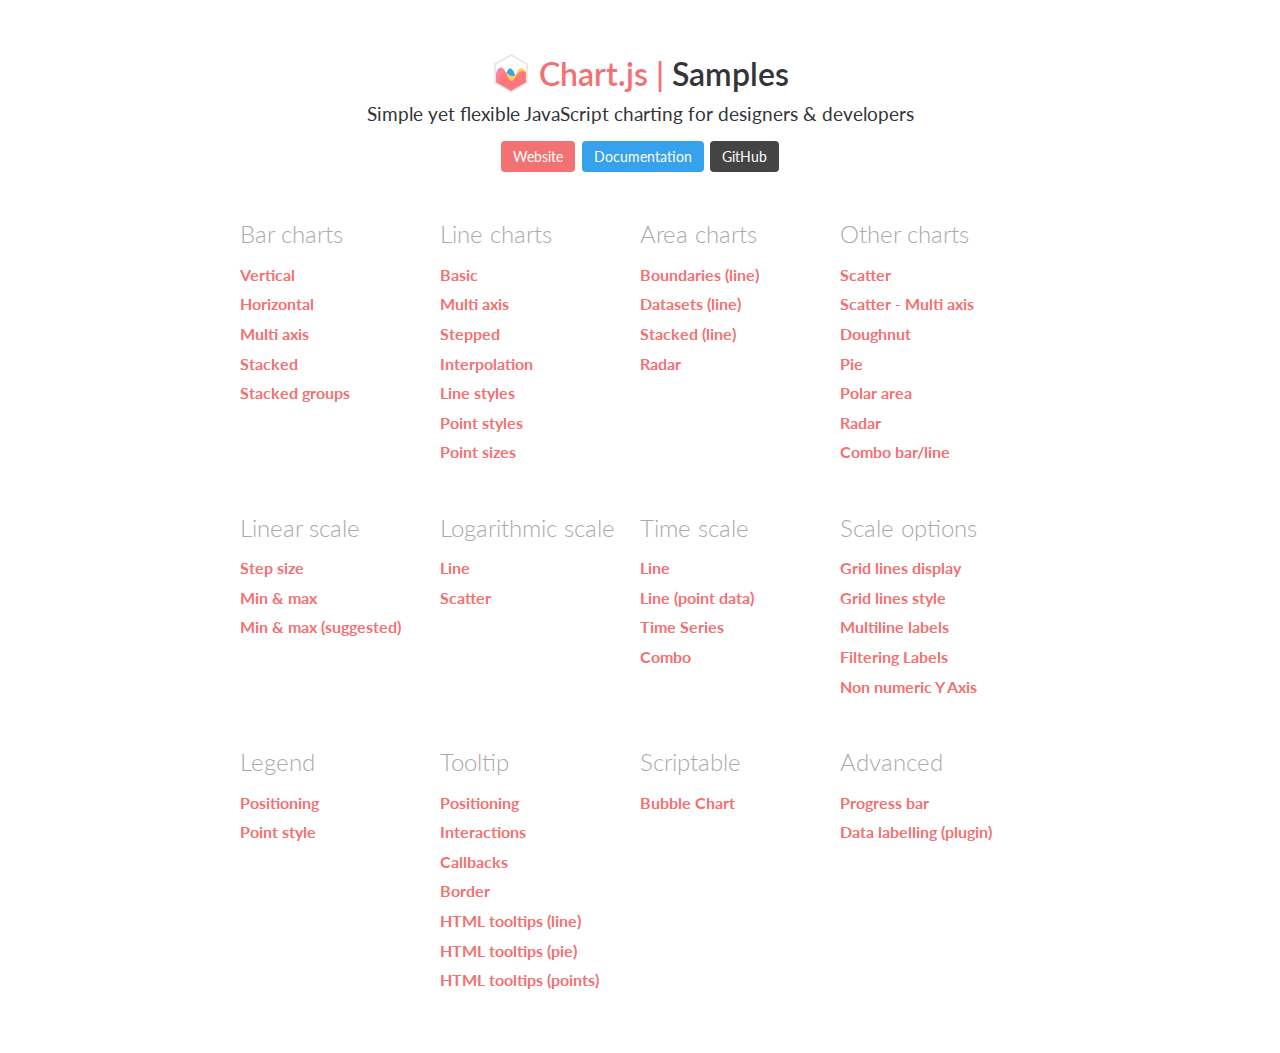
<file: Producto/SGO/SGO/bower_components/chart.js/samples/index.html>
<!DOCTYPE html>
<html lang="en-US">
<head>
	<meta charset="utf-8">
	<meta http-equiv="X-UA-Compatible" content="IE=Edge">
	<meta name="viewport" content="width=device-width, initial-scale=1">
	<link rel="stylesheet" type="text/css" href="style.css">
	<link rel="icon" href="favicon.ico">
	<script src="samples.js"></script>
	<script src="utils.js"></script>
	<title>Chart.js samples</title>
</head>
<body>
	<div class="content">
		<div class="header">
			<div class="chartjs-title">Samples</div>
			<div class="chartjs-caption">Simple yet flexible JavaScript charting for designers &amp; developers</div>
			<div class="chartjs-links">
				<a class="btn btn-chartjs" href="http://www.chartjs.org">Website</a>
				<a class="btn btn-docs" href="http://www.chartjs.org/docs">Documentation</a>
				<a class="btn btn-gh" href="https://github.com/chartjs/Chart.js">GitHub</a>
			</div>
		</div>

		<div id="categories" class="samples-categories"></div>
	</div>

	<script>
		function createCategory(item) {
			var el = document.createElement('div');
			el.className = 'samples-category';
			el.innerHTML =
				'<div class="title">' + item.title + '</div>' +
				'<div class="items"></div>';
			return el;
		}

		function createEntry(item) {
			var el = document.createElement('div');
			el.className = 'samples-entry';
			el.innerHTML = '<a class="title" href="' + item.path + '">' + item.title + '</a>';
			return el;
		}

		var categories = document.getElementById('categories');
		Samples.items.forEach(function(item) {
			var category = createCategory(item);
			var children = category.getElementsByClassName('items')[0];

			(item.items || []).forEach(function(item) {
				children.appendChild(createEntry(item));
			});

			categories.appendChild(category);
		});
	</script>
</body>
</html>
</file>
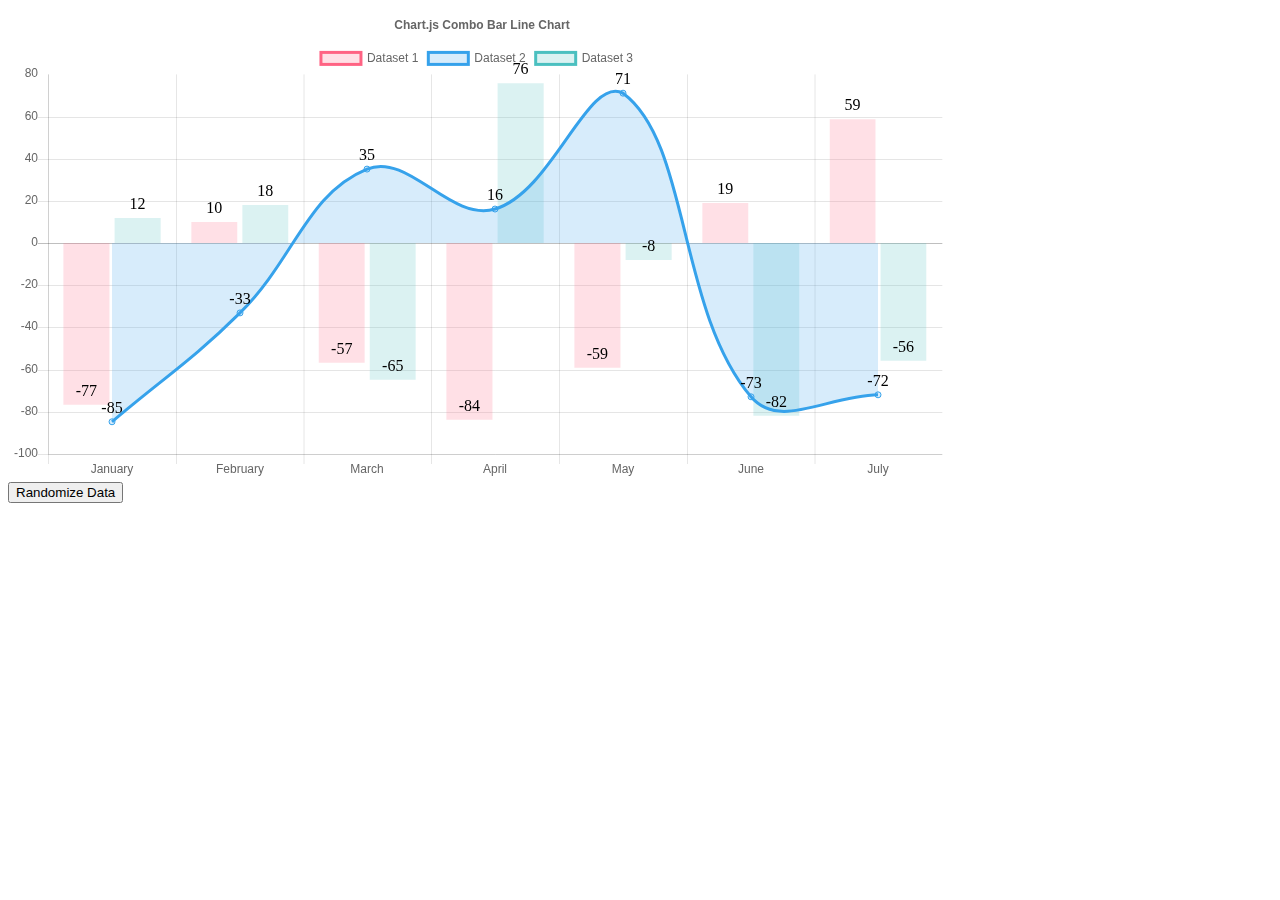
<file: Producto/SGO/SGO/bower_components/chart.js/samples/advanced/data-labelling.html>
<!doctype html>
<html>

<head>
    <title>Labelling Data Points</title>
    <script src="../../dist/Chart.bundle.js"></script>
    <script src="../utils.js"></script>
    <style>
    canvas {
        -moz-user-select: none;
        -webkit-user-select: none;
        -ms-user-select: none;
    }
    </style>
</head>

<body>
    <div style="width: 75%">
        <canvas id="canvas"></canvas>
    </div>
    <button id="randomizeData">Randomize Data</button>
    <script>
        var color = Chart.helpers.color;
        var barChartData = {
            labels: ["January", "February", "March", "April", "May", "June", "July"],
            datasets: [{
                type: 'bar',
                label: 'Dataset 1',
                backgroundColor: color(window.chartColors.red).alpha(0.2).rgbString(),
                borderColor: window.chartColors.red,
                data: [
                    randomScalingFactor(),
                    randomScalingFactor(),
                    randomScalingFactor(),
                    randomScalingFactor(),
                    randomScalingFactor(),
                    randomScalingFactor(),
                    randomScalingFactor()
                ]
            }, {
                type: 'line',
                label: 'Dataset 2',
                backgroundColor: color(window.chartColors.blue).alpha(0.2).rgbString(),
                borderColor: window.chartColors.blue,
                data: [
                    randomScalingFactor(),
                    randomScalingFactor(),
                    randomScalingFactor(),
                    randomScalingFactor(),
                    randomScalingFactor(),
                    randomScalingFactor(),
                    randomScalingFactor()
                ]
            }, {
                type: 'bar',
                label: 'Dataset 3',
                backgroundColor: color(window.chartColors.green).alpha(0.2).rgbString(),
                borderColor: window.chartColors.green,
                data: [
                    randomScalingFactor(),
                    randomScalingFactor(),
                    randomScalingFactor(),
                    randomScalingFactor(),
                    randomScalingFactor(),
                    randomScalingFactor(),
                    randomScalingFactor()
                ]
            }]
        };

        // Define a plugin to provide data labels
        Chart.plugins.register({
            afterDatasetsDraw: function(chart, easing) {
                // To only draw at the end of animation, check for easing === 1
                var ctx = chart.ctx;

                chart.data.datasets.forEach(function (dataset, i) {
                    var meta = chart.getDatasetMeta(i);
                    if (!meta.hidden) {
                        meta.data.forEach(function(element, index) {
                            // Draw the text in black, with the specified font
                            ctx.fillStyle = 'rgb(0, 0, 0)';

                            var fontSize = 16;
                            var fontStyle = 'normal';
                            var fontFamily = 'Helvetica Neue';
                            ctx.font = Chart.helpers.fontString(fontSize, fontStyle, fontFamily);

                            // Just naively convert to string for now
                            var dataString = dataset.data[index].toString();

                            // Make sure alignment settings are correct
                            ctx.textAlign = 'center';
                            ctx.textBaseline = 'middle';

                            var padding = 5;
                            var position = element.tooltipPosition();
                            ctx.fillText(dataString, position.x, position.y - (fontSize / 2) - padding);
                        });
                    }
                });
            }
        });

        window.onload = function() {
            var ctx = document.getElementById("canvas").getContext("2d");
            window.myBar = new Chart(ctx, {
                type: 'bar',
                data: barChartData,
                options: {
                    responsive: true,
                    title: {
                        display: true,
                        text: 'Chart.js Combo Bar Line Chart'
                    },
                }
            });
        };

        document.getElementById('randomizeData').addEventListener('click', function() {
            barChartData.datasets.forEach(function(dataset) {
                dataset.data = dataset.data.map(function() {
                    return randomScalingFactor();
                })
            });
            window.myBar.update();
        });
    </script>
</body>

</html>
</file>
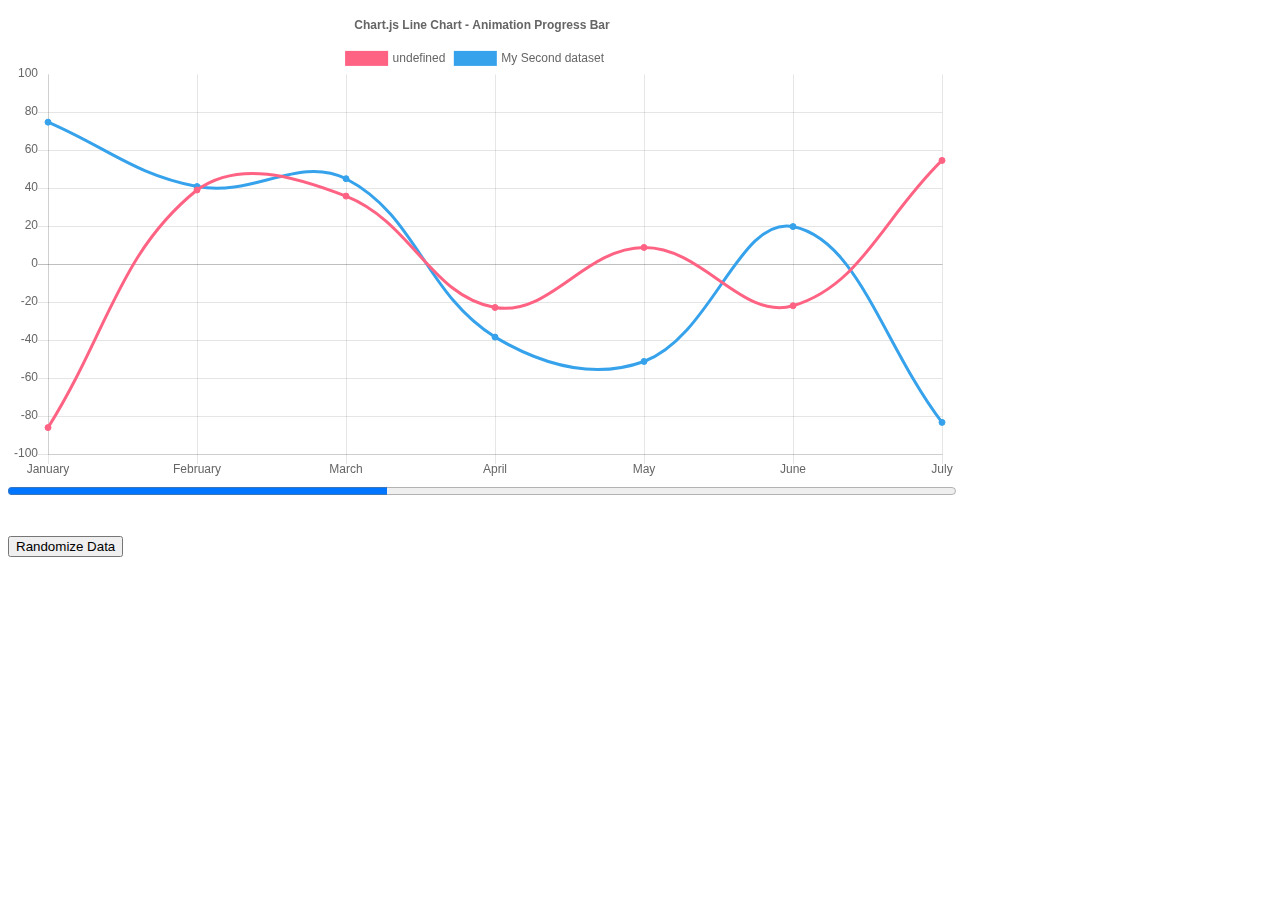
<file: Producto/SGO/SGO/bower_components/chart.js/samples/advanced/progress-bar.html>
<!doctype html>
<html>
<head>
	<title> Animation Callbacks </title>
    <script src="../../dist/Chart.bundle.js"></script>
    <script src="../utils.js"></script>
    <style>
    canvas {
        -moz-user-select: none;
        -webkit-user-select: none;
        -ms-user-select: none;
    }
    </style>
</head>

<body>
    <div style="width: 75%;">
        <canvas id="canvas"></canvas>
        <progress id="animationProgress" max="1" value="0" style="width: 100%"></progress>
    </div>
    <br>
    <br>
    <button id="randomizeData">Randomize Data</button>
    <script>
        var MONTHS = ["January", "February", "March", "April", "May", "June", "July", "August", "September", "October", "November", "December"];
        var progress = document.getElementById('animationProgress');
        var config = {
            type: 'line',
            data: {
                labels: ["January", "February", "March", "April", "May", "June", "July"],
                datasets: [{
                    fill: false,
                    borderColor: window.chartColors.red,
                    backgroundColor: window.chartColors.red,
                    data: [
                        randomScalingFactor(),
                        randomScalingFactor(),
                        randomScalingFactor(),
                        randomScalingFactor(),
                        randomScalingFactor(),
                        randomScalingFactor(),
                        randomScalingFactor()
                    ]
                }, {
                    label: "My Second dataset ",
                    fill: false,
                    borderColor: window.chartColors.blue,
                    backgroundColor: window.chartColors.blue,
                    data: [
                        randomScalingFactor(),
                        randomScalingFactor(),
                        randomScalingFactor(),
                        randomScalingFactor(),
                        randomScalingFactor(),
                        randomScalingFactor(),
                        randomScalingFactor()
                    ]
                }]
            },
            options: {
                title:{
                    display:true,
                    text: "Chart.js Line Chart - Animation Progress Bar"
                },
                animation: {
                    duration: 2000,
                    onProgress: function(animation) {
                        progress.value = animation.currentStep / animation.numSteps;
                    },
                    onComplete: function(animation) {
                        window.setTimeout(function() {
                            progress.value = 0;
                        }, 2000);
                    }
                }
            }
        };

        window.onload = function() {
            var ctx = document.getElementById("canvas").getContext("2d");
            window.myLine = new Chart(ctx, config);
        };

        document.getElementById('randomizeData').addEventListener('click', function() {
            config.data.datasets.forEach(function(dataset) {
                dataset.data = dataset.data.map(function() {
                    return randomScalingFactor();
                });
            });

            window.myLine.update();
        });
    </script>
</body>

</html>
</file>
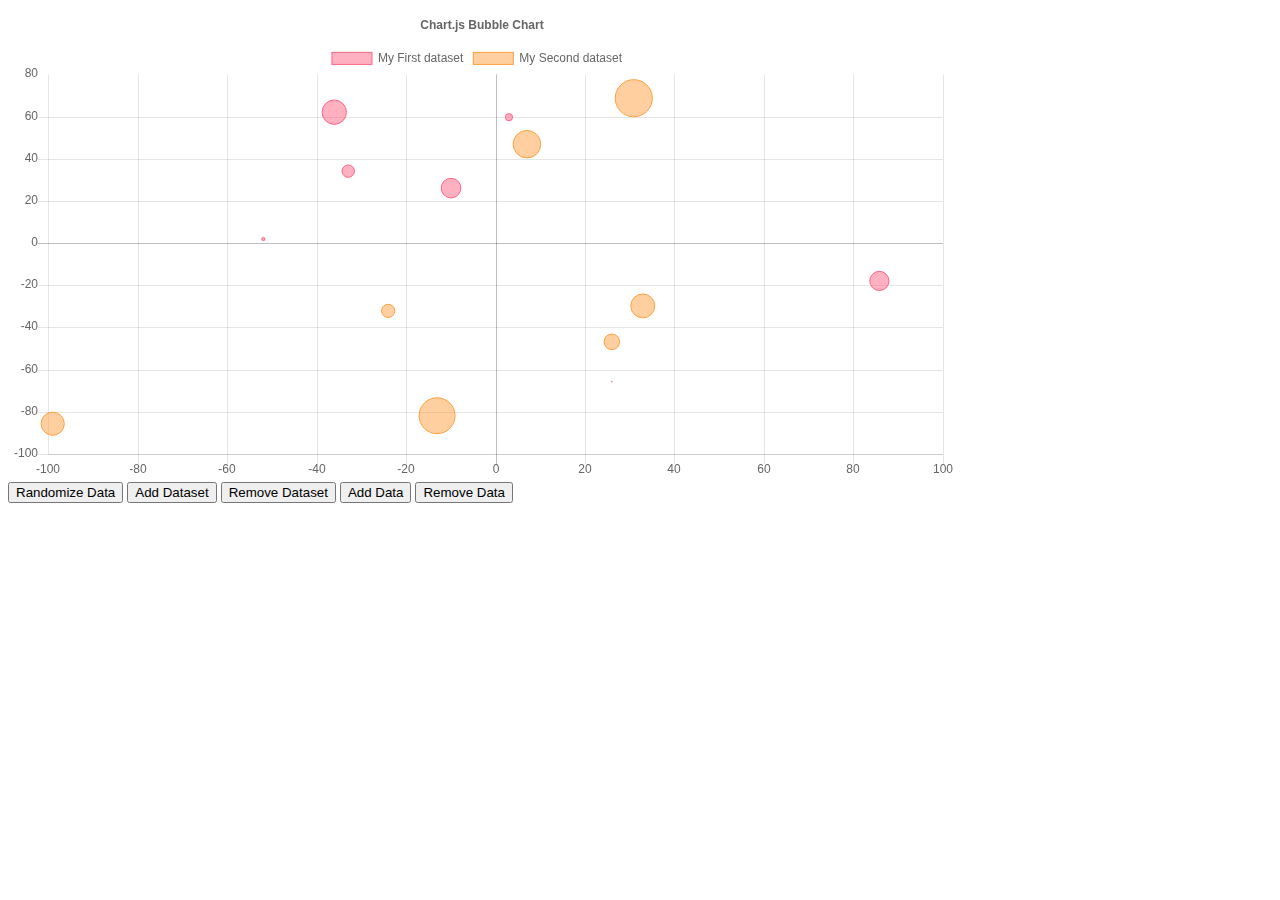
<file: Producto/SGO/SGO/bower_components/chart.js/samples/charts/bubble.html>
<!doctype html>
<html>

<head>
    <title>Bubble Chart</title>
    <script src="../../dist/Chart.bundle.js"></script>
    <script src="../utils.js"></script>
    <style type="text/css">
    canvas{
        -moz-user-select: none;
        -webkit-user-select: none;
        -ms-user-select: none;
    }
    </style>
</head>

<body>
    <div id="container" style="width: 75%;">
        <canvas id="canvas"></canvas>
    </div>
    <button id="randomizeData">Randomize Data</button>
    <button id="addDataset">Add Dataset</button>
    <button id="removeDataset">Remove Dataset</button>
    <button id="addData">Add Data</button>
    <button id="removeData">Remove Data</button>
    <script>
        var DEFAULT_DATASET_SIZE = 7;

        var addedCount = 0;
        var color = Chart.helpers.color;
        var bubbleChartData = {
            animation: {
                duration: 10000
            },
            datasets: [{
                label: "My First dataset",
                backgroundColor: color(window.chartColors.red).alpha(0.5).rgbString(),
                borderColor: window.chartColors.red,
                borderWidth: 1,
                data: [{
                    x: randomScalingFactor(),
                    y: randomScalingFactor(),
                    r: Math.abs(randomScalingFactor()) / 5,
                }, {
                    x: randomScalingFactor(),
                    y: randomScalingFactor(),
                    r: Math.abs(randomScalingFactor()) / 5,
                }, {
                    x: randomScalingFactor(),
                    y: randomScalingFactor(),
                    r: Math.abs(randomScalingFactor()) / 5,
                }, {
                    x: randomScalingFactor(),
                    y: randomScalingFactor(),
                    r: Math.abs(randomScalingFactor()) / 5,
                }, {
                    x: randomScalingFactor(),
                    y: randomScalingFactor(),
                    r: Math.abs(randomScalingFactor()) / 5,
                }, {
                    x: randomScalingFactor(),
                    y: randomScalingFactor(),
                    r: Math.abs(randomScalingFactor()) / 5,
                }, {
                    x: randomScalingFactor(),
                    y: randomScalingFactor(),
                    r: Math.abs(randomScalingFactor()) / 5,
                }]
            }, {
                label: "My Second dataset",
                backgroundColor: color(window.chartColors.orange).alpha(0.5).rgbString(),
                borderColor: window.chartColors.orange,
                borderWidth: 1,
                data: [{
                    x: randomScalingFactor(),
                    y: randomScalingFactor(),
                    r: Math.abs(randomScalingFactor()) / 5,
                }, {
                    x: randomScalingFactor(),
                    y: randomScalingFactor(),
                    r: Math.abs(randomScalingFactor()) / 5,
                }, {
                    x: randomScalingFactor(),
                    y: randomScalingFactor(),
                    r: Math.abs(randomScalingFactor()) / 5,
                }, {
                    x: randomScalingFactor(),
                    y: randomScalingFactor(),
                    r: Math.abs(randomScalingFactor()) / 5,
                }, {
                    x: randomScalingFactor(),
                    y: randomScalingFactor(),
                    r: Math.abs(randomScalingFactor()) / 5,
                }, {
                    x: randomScalingFactor(),
                    y: randomScalingFactor(),
                    r: Math.abs(randomScalingFactor()) / 5,
                }, {
                    x: randomScalingFactor(),
                    y: randomScalingFactor(),
                    r: Math.abs(randomScalingFactor()) / 5,
                }]
            }]
        };

        window.onload = function() {
            var ctx = document.getElementById("canvas").getContext("2d");
            window.myChart = new Chart(ctx, {
                type: 'bubble',
                data: bubbleChartData,
                options: {
                    responsive: true,
                    title:{
                        display:true,
                        text:'Chart.js Bubble Chart'
                    },
                    tooltips: {
                        mode: 'point'
                    }
                }
            });
        };

        document.getElementById('randomizeData').addEventListener('click', function() {
            bubbleChartData.datasets.forEach(function(dataset) {
                dataset.data = dataset.data.map(function() {
                    return {
                        x: randomScalingFactor(),
                        y: randomScalingFactor(),
                        r: Math.abs(randomScalingFactor()) / 5,
                    };
                });
            });
            window.myChart.update();
        });

        var colorNames = Object.keys(window.chartColors);
        document.getElementById('addDataset').addEventListener('click', function() {
            ++addedCount;
            var colorName = colorNames[bubbleChartData.datasets.length % colorNames.length];;
            var dsColor = window.chartColors[colorName];
            var newDataset = {
                label: "My added dataset " + addedCount,
                backgroundColor: color(dsColor).alpha(0.5).rgbString(),
                borderColor: dsColor,
                borderWidth: 1,
                data: []
            };

            for (var index = 0; index < DEFAULT_DATASET_SIZE; ++index) {
                newDataset.data.push({
                    x: randomScalingFactor(),
                    y: randomScalingFactor(),
                    r: Math.abs(randomScalingFactor()) / 5,
                });
            }

            bubbleChartData.datasets.push(newDataset);
            window.myChart.update();
        });

        document.getElementById('addData').addEventListener('click', function() {
            if (bubbleChartData.datasets.length > 0) {
                for (var index = 0; index < bubbleChartData.datasets.length; ++index) {
                    bubbleChartData.datasets[index].data.push({
                        x: randomScalingFactor(),
                        y: randomScalingFactor(),
                        r: Math.abs(randomScalingFactor()) / 5,
                    });
                }

                window.myChart.update();
            }
        });

        document.getElementById('removeDataset').addEventListener('click', function() {
            bubbleChartData.datasets.splice(0, 1);
            window.myChart.update();
        });

        document.getElementById('removeData').addEventListener('click', function() {
            bubbleChartData.datasets.forEach(function(dataset, datasetIndex) {
                dataset.data.pop();
            });

            window.myChart.update();
        });
    </script>
</body>

</html>
</file>
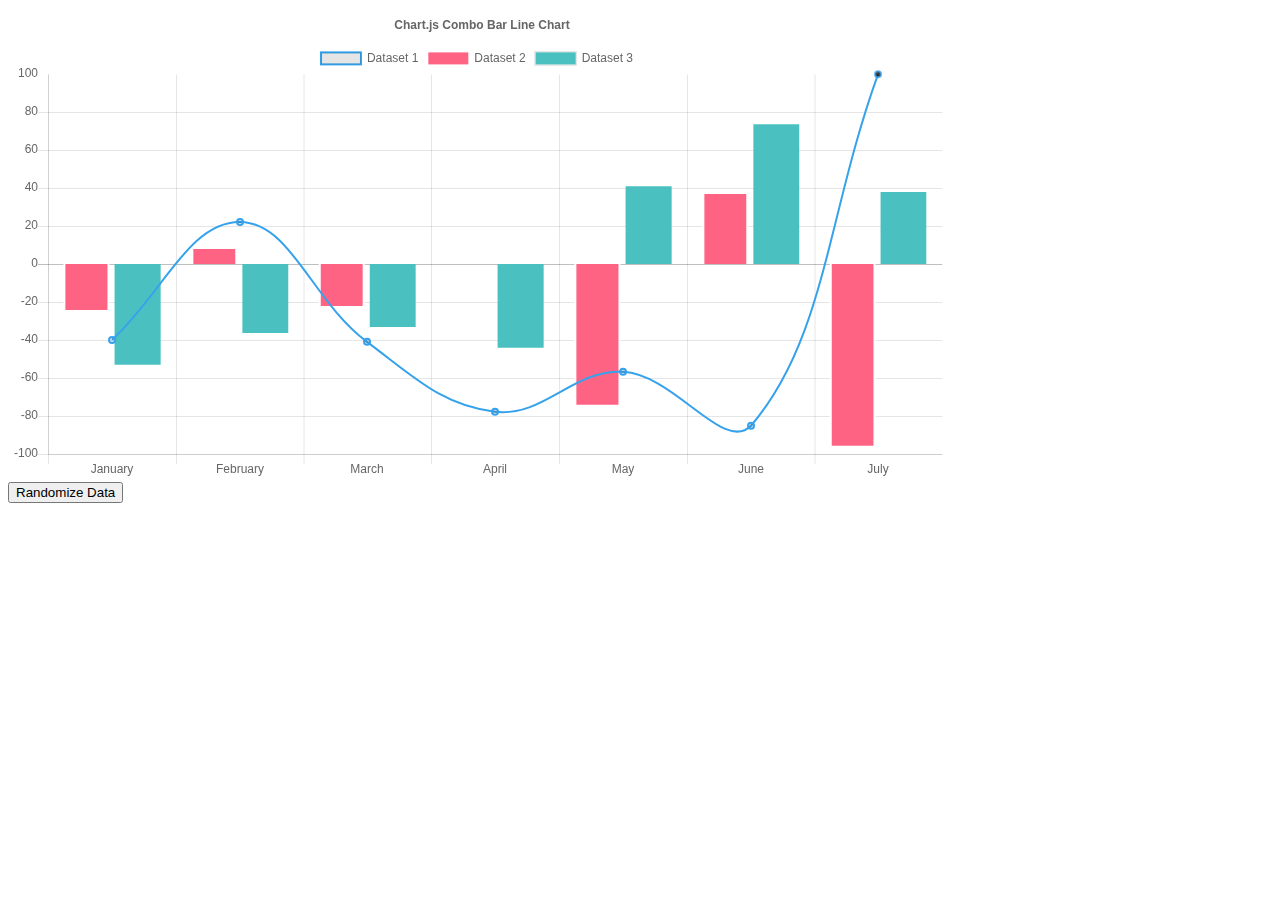
<file: Producto/SGO/SGO/bower_components/chart.js/samples/charts/combo-bar-line.html>
<!doctype html>
<html>

<head>
    <title>Combo Bar-Line Chart</title>
    <script src="../../dist/Chart.bundle.js"></script>
    <script src="../utils.js"></script>
    <style>
    canvas {
        -moz-user-select: none;
        -webkit-user-select: none;
        -ms-user-select: none;
    }
    </style>
</head>

<body>
    <div style="width: 75%">
        <canvas id="canvas"></canvas>
    </div>
    <button id="randomizeData">Randomize Data</button>
    <script>
        var chartData = {
            labels: ["January", "February", "March", "April", "May", "June", "July"],
            datasets: [{
                type: 'line',
                label: 'Dataset 1',
                borderColor: window.chartColors.blue,
                borderWidth: 2,
                fill: false,
                data: [
                    randomScalingFactor(),
                    randomScalingFactor(),
                    randomScalingFactor(),
                    randomScalingFactor(),
                    randomScalingFactor(),
                    randomScalingFactor(),
                    randomScalingFactor()
                ]
            }, {
                type: 'bar',
                label: 'Dataset 2',
                backgroundColor: window.chartColors.red,
                data: [
                    randomScalingFactor(),
                    randomScalingFactor(),
                    randomScalingFactor(),
                    randomScalingFactor(),
                    randomScalingFactor(),
                    randomScalingFactor(),
                    randomScalingFactor()
                ],
                borderColor: 'white',
                borderWidth: 2
            }, {
                type: 'bar',
                label: 'Dataset 3',
                backgroundColor: window.chartColors.green,
                data: [
                    randomScalingFactor(),
                    randomScalingFactor(),
                    randomScalingFactor(),
                    randomScalingFactor(),
                    randomScalingFactor(),
                    randomScalingFactor(),
                    randomScalingFactor()
                ]
            }]

        };
        window.onload = function() {
            var ctx = document.getElementById("canvas").getContext("2d");
            window.myMixedChart = new Chart(ctx, {
                type: 'bar',
                data: chartData,
                options: {
                    responsive: true,
                    title: {
                        display: true,
                        text: 'Chart.js Combo Bar Line Chart'
                    },
                    tooltips: {
                        mode: 'index',
                        intersect: true
                    }
                }
            });
        };

        document.getElementById('randomizeData').addEventListener('click', function() {
            chartData.datasets.forEach(function(dataset) {
                dataset.data = dataset.data.map(function() {
                    return randomScalingFactor();
                });
            });
            window.myMixedChart.update();
        });
    </script>
</body>

</html>
</file>
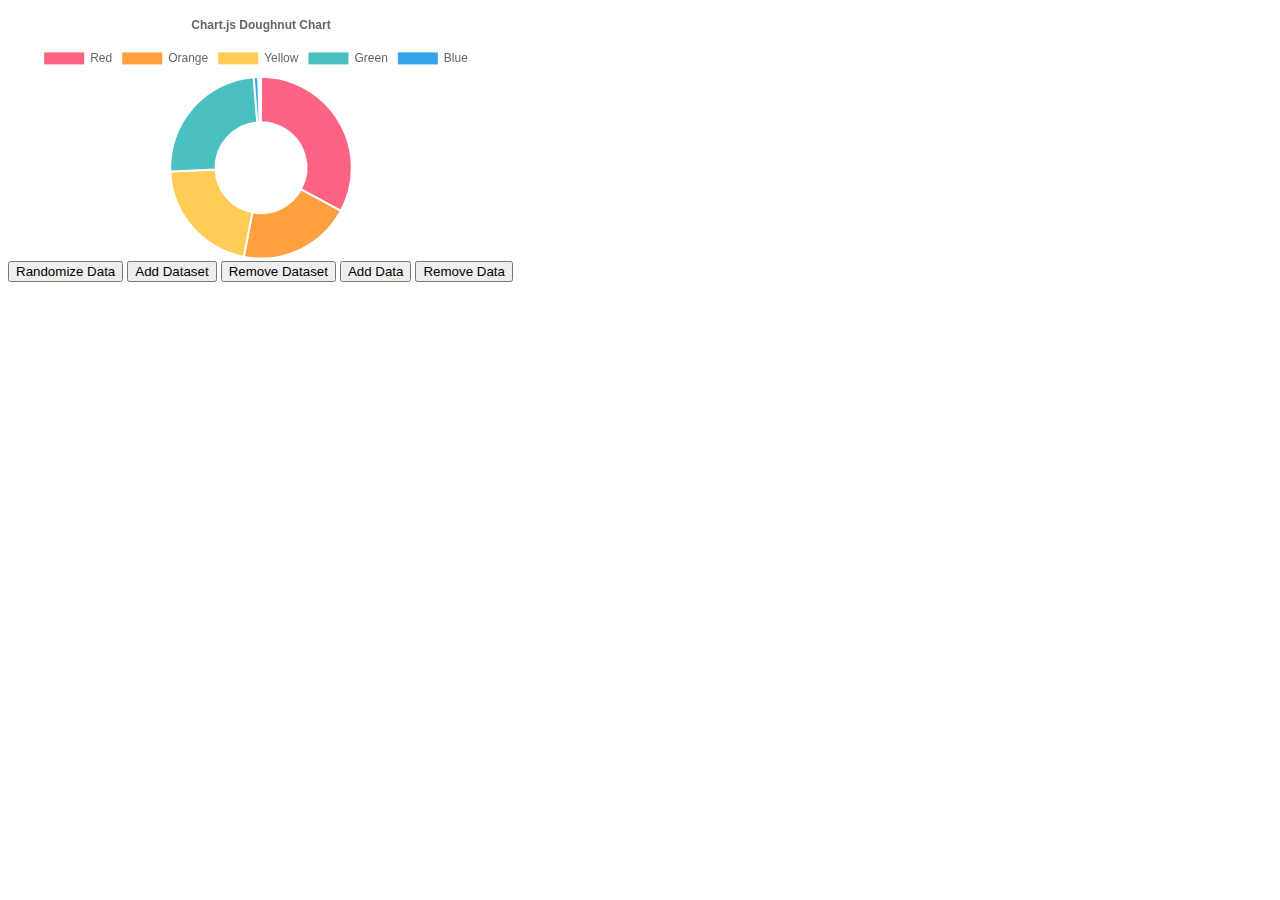
<file: Producto/SGO/SGO/bower_components/chart.js/samples/charts/doughnut.html>
<!doctype html>
<html>

<head>
    <title>Doughnut Chart</title>
    <script src="../../dist/Chart.bundle.js"></script>
    <script src="../utils.js"></script>
    <style>
    canvas {
        -moz-user-select: none;
        -webkit-user-select: none;
        -ms-user-select: none;
    }
    </style>
</head>

<body>
    <div id="canvas-holder" style="width:40%">
        <canvas id="chart-area" />
    </div>
    <button id="randomizeData">Randomize Data</button>
    <button id="addDataset">Add Dataset</button>
    <button id="removeDataset">Remove Dataset</button>
    <button id="addData">Add Data</button>
    <button id="removeData">Remove Data</button>
    <script>
    var randomScalingFactor = function() {
        return Math.round(Math.random() * 100);
    };

    var config = {
        type: 'doughnut',
        data: {
            datasets: [{
                data: [
                    randomScalingFactor(),
                    randomScalingFactor(),
                    randomScalingFactor(),
                    randomScalingFactor(),
                    randomScalingFactor(),
                ],
                backgroundColor: [
                    window.chartColors.red,
                    window.chartColors.orange,
                    window.chartColors.yellow,
                    window.chartColors.green,
                    window.chartColors.blue,
                ],
                label: 'Dataset 1'
            }],
            labels: [
                "Red",
                "Orange",
                "Yellow",
                "Green",
                "Blue"
            ]
        },
        options: {
            responsive: true,
            legend: {
                position: 'top',
            },
            title: {
                display: true,
                text: 'Chart.js Doughnut Chart'
            },
            animation: {
                animateScale: true,
                animateRotate: true
            }
        }
    };

    window.onload = function() {
        var ctx = document.getElementById("chart-area").getContext("2d");
        window.myDoughnut = new Chart(ctx, config);
    };

    document.getElementById('randomizeData').addEventListener('click', function() {
        config.data.datasets.forEach(function(dataset) {
            dataset.data = dataset.data.map(function() {
                return randomScalingFactor();
            });
        });

        window.myDoughnut.update();
    });

    var colorNames = Object.keys(window.chartColors);
    document.getElementById('addDataset').addEventListener('click', function() {
        var newDataset = {
            backgroundColor: [],
            data: [],
            label: 'New dataset ' + config.data.datasets.length,
        };

        for (var index = 0; index < config.data.labels.length; ++index) {
            newDataset.data.push(randomScalingFactor());

            var colorName = colorNames[index % colorNames.length];;
            var newColor = window.chartColors[colorName];
            newDataset.backgroundColor.push(newColor);
        }

        config.data.datasets.push(newDataset);
        window.myDoughnut.update();
    });

    document.getElementById('addData').addEventListener('click', function() {
        if (config.data.datasets.length > 0) {
            config.data.labels.push('data #' + config.data.labels.length);

            var colorName = colorNames[config.data.datasets[0].data.length % colorNames.length];;
            var newColor = window.chartColors[colorName];

            config.data.datasets.forEach(function(dataset) {
                dataset.data.push(randomScalingFactor());
                dataset.backgroundColor.push(newColor);
            });

            window.myDoughnut.update();
        }
    });

    document.getElementById('removeDataset').addEventListener('click', function() {
        config.data.datasets.splice(0, 1);
        window.myDoughnut.update();
    });

    document.getElementById('removeData').addEventListener('click', function() {
        config.data.labels.splice(-1, 1); // remove the label first

        config.data.datasets.forEach(function(dataset) {
            dataset.data.pop();
            dataset.backgroundColor.pop();
        });

        window.myDoughnut.update();
    });
    </script>
</body>

</html>
</file>
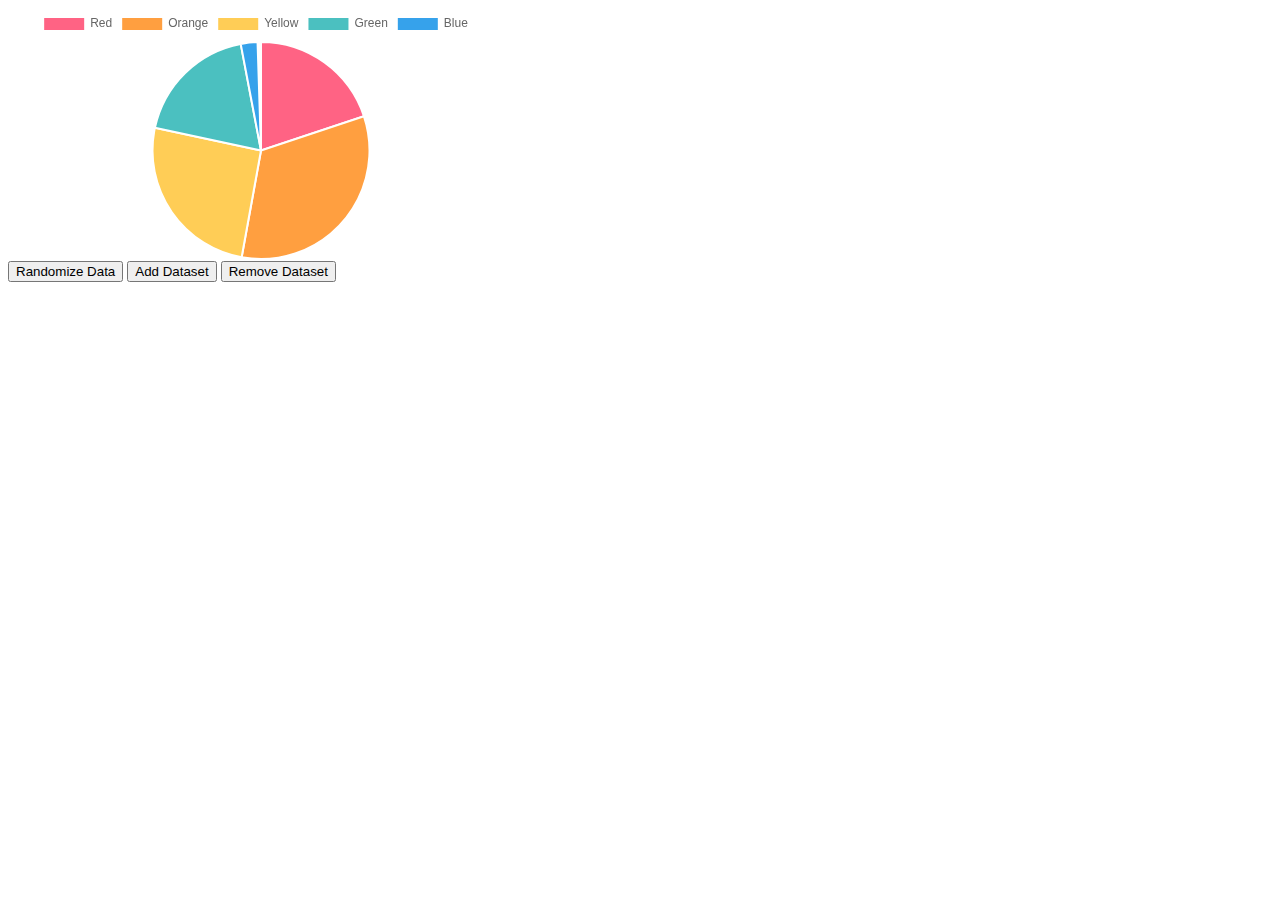
<file: Producto/SGO/SGO/bower_components/chart.js/samples/charts/pie.html>
<!doctype html>
<html>

<head>
    <title>Pie Chart</title>
    <script src="../../dist/Chart.bundle.js"></script>
    <script src="../utils.js"></script>
</head>

<body>
    <div id="canvas-holder" style="width:40%">
        <canvas id="chart-area" />
    </div>
    <button id="randomizeData">Randomize Data</button>
    <button id="addDataset">Add Dataset</button>
    <button id="removeDataset">Remove Dataset</button>
    <script>
    var randomScalingFactor = function() {
        return Math.round(Math.random() * 100);
    };

    var config = {
        type: 'pie',
        data: {
            datasets: [{
                data: [
                    randomScalingFactor(),
                    randomScalingFactor(),
                    randomScalingFactor(),
                    randomScalingFactor(),
                    randomScalingFactor(),
                ],
                backgroundColor: [
                    window.chartColors.red,
                    window.chartColors.orange,
                    window.chartColors.yellow,
                    window.chartColors.green,
                    window.chartColors.blue,
                ],
                label: 'Dataset 1'
            }],
            labels: [
                "Red",
                "Orange",
                "Yellow",
                "Green",
                "Blue"
            ]
        },
        options: {
            responsive: true
        }
    };

    window.onload = function() {
        var ctx = document.getElementById("chart-area").getContext("2d");
        window.myPie = new Chart(ctx, config);
    };

    document.getElementById('randomizeData').addEventListener('click', function() {
        config.data.datasets.forEach(function(dataset) {
            dataset.data = dataset.data.map(function() {
                return randomScalingFactor();
            });
        });

        window.myPie.update();
    });

    var colorNames = Object.keys(window.chartColors);
    document.getElementById('addDataset').addEventListener('click', function() {
        var newDataset = {
            backgroundColor: [],
            data: [],
            label: 'New dataset ' + config.data.datasets.length,
        };

        for (var index = 0; index < config.data.labels.length; ++index) {
            newDataset.data.push(randomScalingFactor());

            var colorName = colorNames[index % colorNames.length];;
            var newColor = window.chartColors[colorName];
            newDataset.backgroundColor.push(newColor);
        }

        config.data.datasets.push(newDataset);
        window.myPie.update();
    });

    document.getElementById('removeDataset').addEventListener('click', function() {
        config.data.datasets.splice(0, 1);
        window.myPie.update();
    });
    </script>
</body>

</html>
</file>
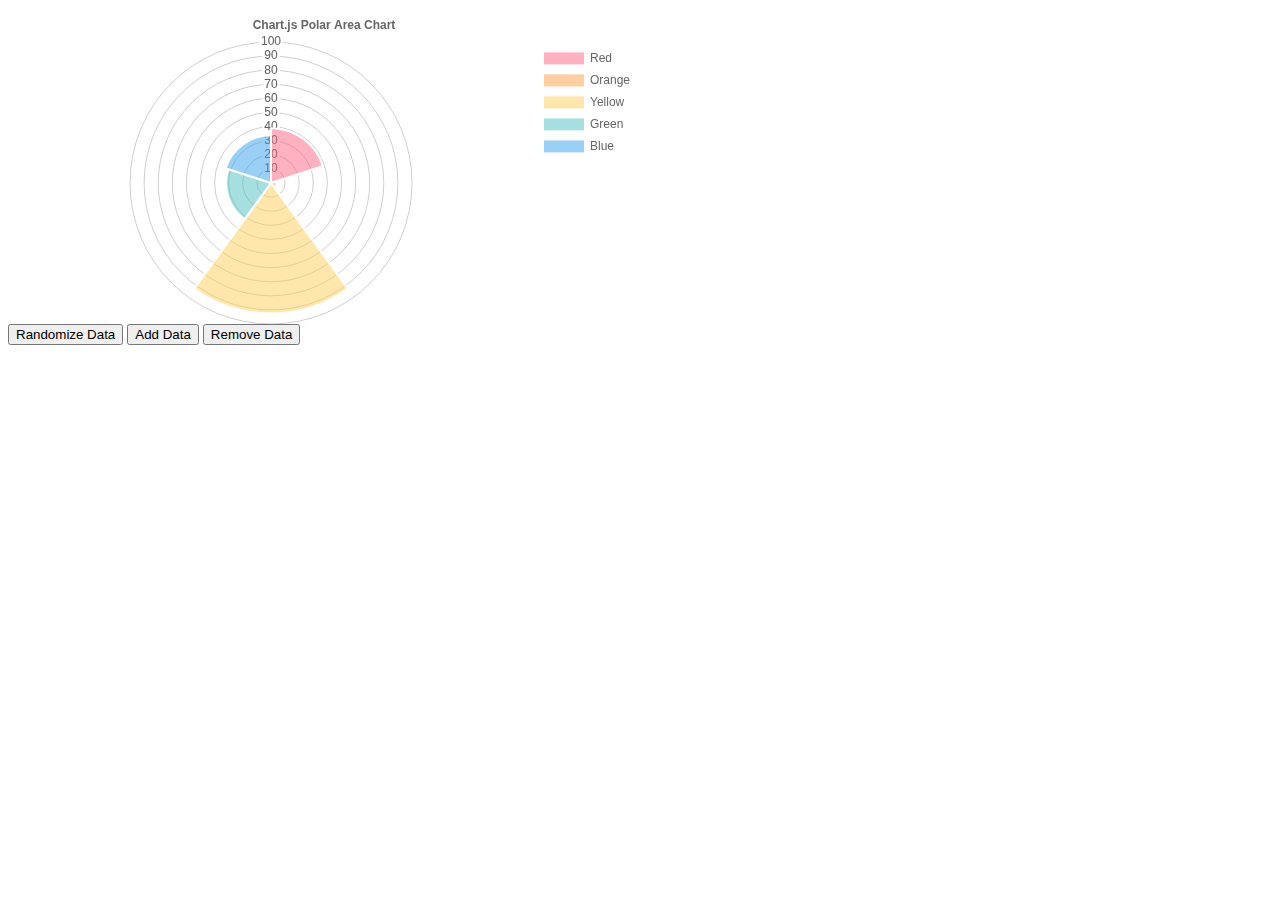
<file: Producto/SGO/SGO/bower_components/chart.js/samples/charts/polar-area.html>
<!doctype html>
<html>

<head>
    <title>Polar Area Chart</title>
    <script src="../../dist/Chart.bundle.js"></script>
    <script src="../utils.js"></script>
    <style>
    canvas {
        -moz-user-select: none;
        -webkit-user-select: none;
        -ms-user-select: none;
    }
    </style>
</head>

<body>
    <div id="canvas-holder" style="width:50%">
        <canvas id="chart-area"></canvas>
    </div>
    <button id="randomizeData">Randomize Data</button>
    <button id="addData">Add Data</button>
    <button id="removeData">Remove Data</button>
    <script>
    var randomScalingFactor = function() {
        return Math.round(Math.random() * 100);
    };

    var chartColors = window.chartColors;
    var color = Chart.helpers.color;
    var config = {
        data: {
            datasets: [{
                data: [
                    randomScalingFactor(),
                    randomScalingFactor(),
                    randomScalingFactor(),
                    randomScalingFactor(),
                    randomScalingFactor(),
                ],
                backgroundColor: [
                    color(chartColors.red).alpha(0.5).rgbString(),
                    color(chartColors.orange).alpha(0.5).rgbString(),
                    color(chartColors.yellow).alpha(0.5).rgbString(),
                    color(chartColors.green).alpha(0.5).rgbString(),
                    color(chartColors.blue).alpha(0.5).rgbString(),
                ],
                label: 'My dataset' // for legend
            }],
            labels: [
                "Red",
                "Orange",
                "Yellow",
                "Green",
                "Blue"
            ]
        },
        options: {
            responsive: true,
            legend: {
                position: 'right',
            },
            title: {
                display: true,
                text: 'Chart.js Polar Area Chart'
            },
            scale: {
              ticks: {
                beginAtZero: true
              },
              reverse: false
            },
            animation: {
                animateRotate: false,
                animateScale: true
            }
        }
    };

    window.onload = function() {
        var ctx = document.getElementById("chart-area");
        window.myPolarArea = Chart.PolarArea(ctx, config);
    };

    document.getElementById('randomizeData').addEventListener('click', function() {
        config.data.datasets.forEach(function(piece, i) {
            piece.data.forEach(function(value, j) {
                config.data.datasets[i].data[j] = randomScalingFactor();
            });
        });
        window.myPolarArea.update();
    });

    var colorNames = Object.keys(window.chartColors);
    document.getElementById('addData').addEventListener('click', function() {
        if (config.data.datasets.length > 0) {
            config.data.labels.push('data #' + config.data.labels.length);
            config.data.datasets.forEach(function(dataset) {
                var colorName = colorNames[config.data.labels.length % colorNames.length];
                dataset.backgroundColor.push(window.chartColors[colorName]);
                dataset.data.push(randomScalingFactor());
            });
            window.myPolarArea.update();
        }
    });
    document.getElementById('removeData').addEventListener('click', function() {
        config.data.labels.pop(); // remove the label first
        config.data.datasets.forEach(function(dataset) {
            dataset.backgroundColor.pop();
            dataset.data.pop();
        });
        window.myPolarArea.update();
    });
    </script>
</body>

</html>
</file>
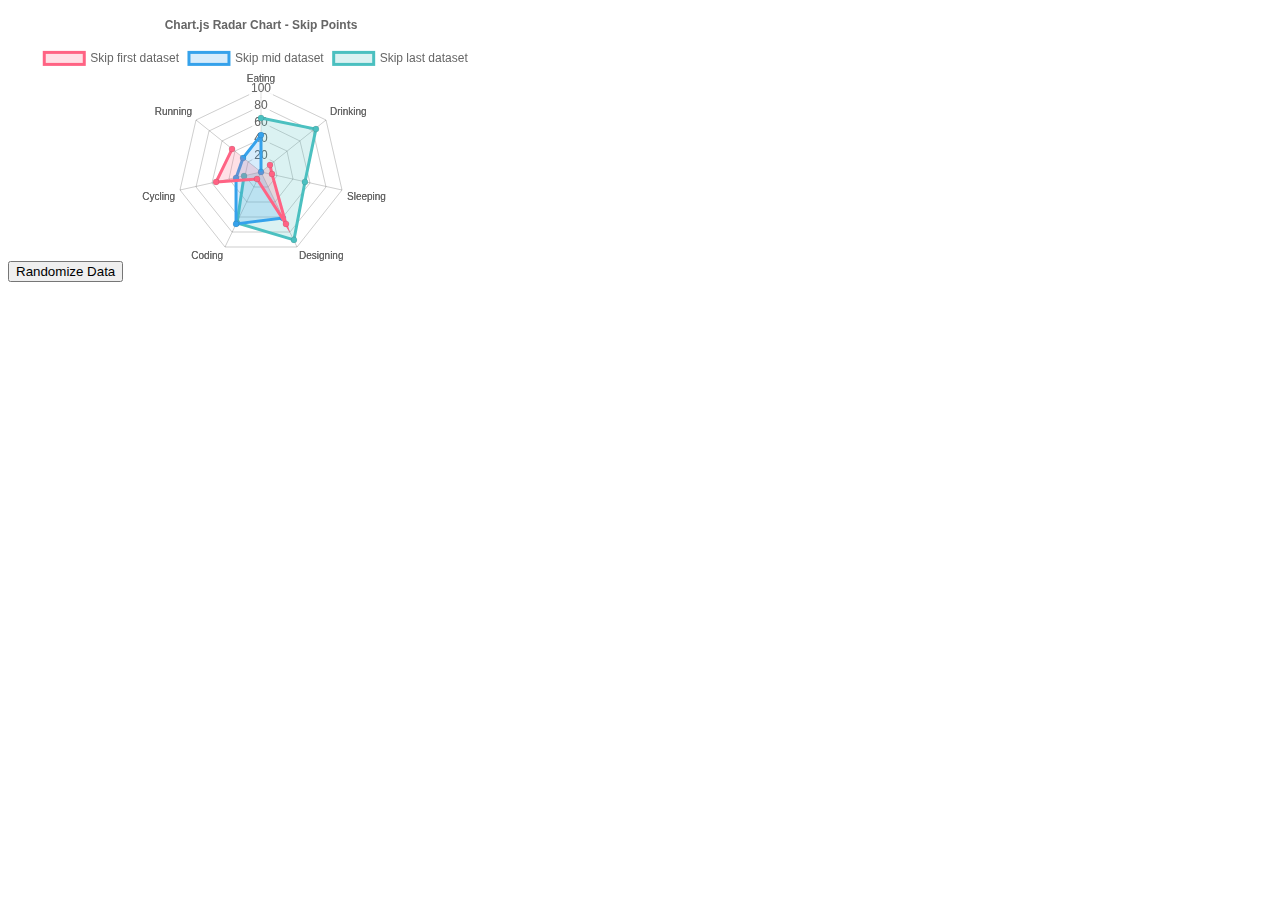
<file: Producto/SGO/SGO/bower_components/chart.js/samples/charts/radar-skip-points.html>
<!doctype html>
<html>

<head>
    <title>Radar Chart</title>
    <script src="../../dist/Chart.bundle.js"></script>
    <script src="../utils.js"></script>
    <style>
    canvas {
        -moz-user-select: none;
        -webkit-user-select: none;
        -ms-user-select: none;
    }
    </style>
</head>

<body>
    <div style="width:40%">
        <canvas id="canvas"></canvas>
    </div>
    <button id="randomizeData">Randomize Data</button>
    <script>
    var randomScalingFactor = function() {
        return Math.round(Math.random() * 100);
    };

    var color = Chart.helpers.color;
    var config = {
        type: 'radar',
        data: {
            labels: ["Eating", "Drinking", "Sleeping", "Designing", "Coding", "Cycling", "Running"],
            datasets: [{
                label: "Skip first dataset",
                borderColor: window.chartColors.red,
                backgroundColor: color(window.chartColors.red).alpha(0.2).rgbString(),
                pointBackgroundColor: window.chartColors.red,
                data: [
                    NaN, 
                    randomScalingFactor(), 
                    randomScalingFactor(), 
                    randomScalingFactor(), 
                    randomScalingFactor(), 
                    randomScalingFactor(), 
                    randomScalingFactor()
                ]
            }, {
                label: "Skip mid dataset",
                borderColor: window.chartColors.blue,
                backgroundColor: color(window.chartColors.blue).alpha(0.2).rgbString(),
                pointBackgroundColor: window.chartColors.blue,
                data: [
                    randomScalingFactor(), 
                    randomScalingFactor(), 
                    NaN, 
                    randomScalingFactor(), 
                    randomScalingFactor(), 
                    randomScalingFactor(), 
                    randomScalingFactor()
                ]
            },{
                label: "Skip last dataset",
                borderColor: window.chartColors.green,
                backgroundColor: color(window.chartColors.green).alpha(0.2).rgbString(),
                pointBackgroundColor: window.chartColors.green,
                data: [
                    randomScalingFactor(), 
                    randomScalingFactor(), 
                    randomScalingFactor(), 
                    randomScalingFactor(), 
                    randomScalingFactor(), 
                    randomScalingFactor(),
                    NaN
                ]
            }]
        },
        options: {
            title:{
                display:true,
                text:"Chart.js Radar Chart - Skip Points"
            },
            elements: {
                line: {
                    tension: 0.0,
                }
            },
            scale: {
                beginAtZero: true,
            }
        }
    };

    window.onload = function() {
        window.myRadar = new Chart(document.getElementById("canvas"), config);
    };

    document.getElementById('randomizeData').addEventListener('click', function() {
        config.data.datasets.forEach(function(dataset) {
            dataset.data = dataset.data.map(function() {
                return randomScalingFactor();
            });

        });

        window.myRadar.update();
    });
    </script>
</body>

</html>
</file>
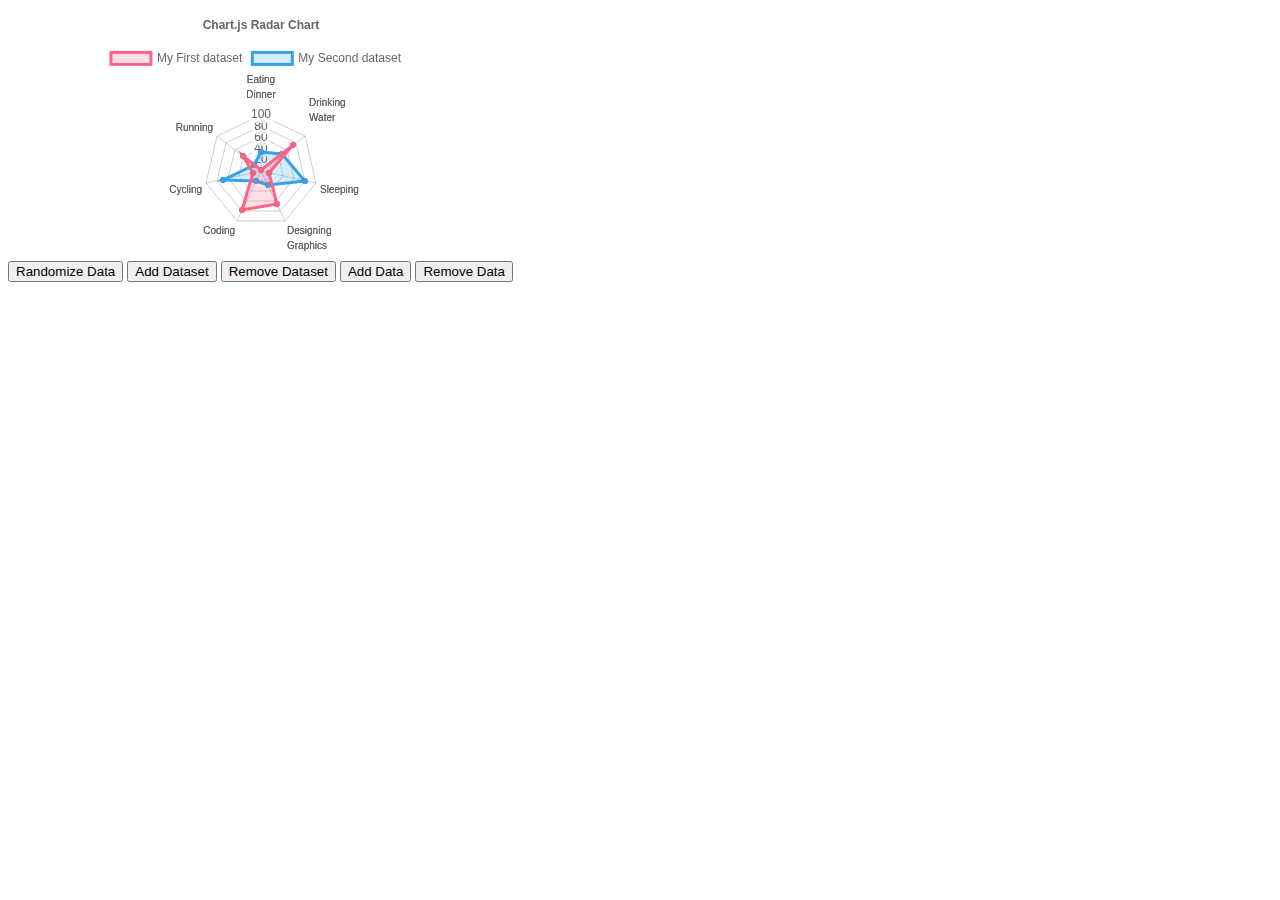
<file: Producto/SGO/SGO/bower_components/chart.js/samples/charts/radar.html>
<!doctype html>
<html>

<head>
    <title>Radar Chart</title>
    <script src="../../dist/Chart.bundle.js"></script>
    <script src="../utils.js"></script>
    <style>
    canvas {
        -moz-user-select: none;
        -webkit-user-select: none;
        -ms-user-select: none;
    }
    </style>
</head>

<body>
    <div style="width:40%">
        <canvas id="canvas"></canvas>
    </div>
    <button id="randomizeData">Randomize Data</button>
    <button id="addDataset">Add Dataset</button>
    <button id="removeDataset">Remove Dataset</button>
    <button id="addData">Add Data</button>
    <button id="removeData">Remove Data</button>
    <script>
    var randomScalingFactor = function() {
        return Math.round(Math.random() * 100);
    };

    var color = Chart.helpers.color;
    var config = {
        type: 'radar',
        data: {
            labels: [["Eating", "Dinner"], ["Drinking", "Water"], "Sleeping", ["Designing", "Graphics"], "Coding", "Cycling", "Running"],
            datasets: [{
                label: "My First dataset",
                backgroundColor: color(window.chartColors.red).alpha(0.2).rgbString(),
                borderColor: window.chartColors.red,
                pointBackgroundColor: window.chartColors.red,
                data: [
                    randomScalingFactor(),
                    randomScalingFactor(),
                    randomScalingFactor(),
                    randomScalingFactor(),
                    randomScalingFactor(),
                    randomScalingFactor(),
                    randomScalingFactor()
                ]
            }, {
                label: "My Second dataset",
                backgroundColor: color(window.chartColors.blue).alpha(0.2).rgbString(),
                borderColor: window.chartColors.blue,
                pointBackgroundColor: window.chartColors.blue,
                data: [
                    randomScalingFactor(),
                    randomScalingFactor(),
                    randomScalingFactor(),
                    randomScalingFactor(),
                    randomScalingFactor(),
                    randomScalingFactor(),
                    randomScalingFactor()
                ]
            },]
        },
        options: {
            legend: {
                position: 'top',
            },
            title: {
                display: true,
                text: 'Chart.js Radar Chart'
            },
            scale: {
              ticks: {
                beginAtZero: true
              }
            }
        }
    };

    window.onload = function() {
        window.myRadar = new Chart(document.getElementById("canvas"), config);
    };

    document.getElementById('randomizeData').addEventListener('click', function() {
        config.data.datasets.forEach(function(dataset) {
            dataset.data = dataset.data.map(function() {
                return randomScalingFactor();
            });
        });

        window.myRadar.update();
    });

    var colorNames = Object.keys(window.chartColors);
    document.getElementById('addDataset').addEventListener('click', function() {
        var colorName = colorNames[config.data.datasets.length % colorNames.length];;
        var newColor = window.chartColors[colorName];

        var newDataset = {
            label: 'Dataset ' + config.data.datasets.length,
            borderColor: newColor,
            backgroundColor: color(newColor).alpha(0.2).rgbString(),
            pointBorderColor: newColor,
            data: [],
        };

        for (var index = 0; index < config.data.labels.length; ++index) {
            newDataset.data.push(randomScalingFactor());
        }

        config.data.datasets.push(newDataset);
        window.myRadar.update();
    });

    document.getElementById('addData').addEventListener('click', function() {
        if (config.data.datasets.length > 0) {
            config.data.labels.push('dataset #' + config.data.labels.length);

            config.data.datasets.forEach(function (dataset) {
                dataset.data.push(randomScalingFactor());
            });

            window.myRadar.update();
        }
    });

    document.getElementById('removeDataset').addEventListener('click', function() {
        config.data.datasets.splice(0, 1);
        window.myRadar.update();
    });

    document.getElementById('removeData').addEventListener('click', function() {
        config.data.labels.pop(); // remove the label first

        config.data.datasets.forEach(function(dataset) {
            dataset.data.pop();
        });

        window.myRadar.update();
    });
    </script>
</body>

</html>
</file>
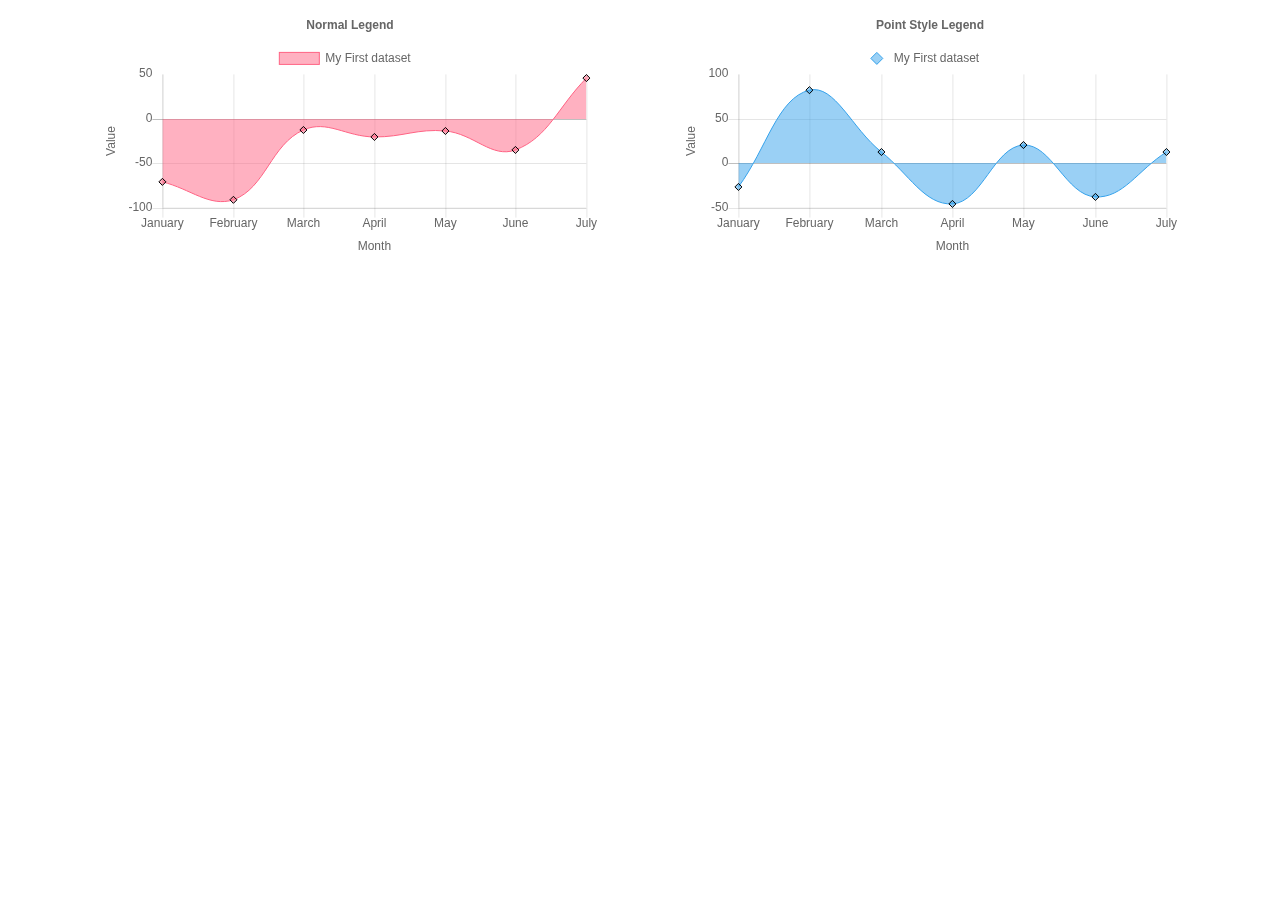
<file: Producto/SGO/SGO/bower_components/chart.js/samples/legend/point-style.html>
<!doctype html>
<html>

<head>
    <title>Legend Point Style</title>
    <script src="../../dist/Chart.bundle.js"></script>
    <script src="../utils.js"></script>
    <style>
        canvas {
            -moz-user-select: none;
            -webkit-user-select: none;
            -ms-user-select: none;
        }
        .chart-container {
            width: 500px;
            margin-left: 40px;
            margin-right: 40px;
        }
        .container {
            display: flex;
            flex-direction: row;
            flex-wrap: wrap;
            justify-content: center;
        }
    </style>
</head>

<body>
    <div class="container">
        <div class="chart-container">
            <canvas id="chart-legend-normal"></canvas>
        </div>
        <div class="chart-container">
            <canvas id="chart-legend-pointstyle"></canvas>
        </div>
    </div>
    <script>
        var color = Chart.helpers.color;
        function createConfig(colorName) {
            return {
                type: 'line',
                data: {
                    labels: ["January", "February", "March", "April", "May", "June", "July"],
                    datasets: [{
                        label: "My First dataset",
                        data: [
                            randomScalingFactor(), 
                            randomScalingFactor(), 
                            randomScalingFactor(), 
                            randomScalingFactor(), 
                            randomScalingFactor(), 
                            randomScalingFactor(), 
                            randomScalingFactor()
                        ],
                        backgroundColor: color(window.chartColors[colorName]).alpha(0.5).rgbString(),
                        borderColor: window.chartColors[colorName],
                        borderWidth: 1,
                        pointStyle: 'rectRot',
                        pointRadius: 5,
                        pointBorderColor: 'rgb(0, 0, 0)'
                    }]
                },
                options: {
                    responsive: true,
                    legend: {
                        labels: {
                            usePointStyle: false
                        }
                    },
                    scales: {
                        xAxes: [{
                            display: true,
                            scaleLabel: {
                                display: true,
                                labelString: 'Month'
                            }
                        }],
                        yAxes: [{
                            display: true,
                            scaleLabel: {
                                display: true,
                                labelString: 'Value'
                            }
                        }]
                    },
                    title: {
                        display: true,
                        text: 'Normal Legend'
                    }
                }
            };
        }

        function createPointStyleConfig(colorName) {
            var config = createConfig(colorName);
            config.options.legend.labels.usePointStyle = true;
            config.options.title.text = 'Point Style Legend';
            return config;
        }

        window.onload = function() {
            [{
                id: 'chart-legend-normal',
                config: createConfig('red')
            }, {
                id: 'chart-legend-pointstyle',
                config: createPointStyleConfig('blue')
            }].forEach(function(details) {
                var ctx = document.getElementById(details.id).getContext('2d');
                new Chart(ctx, details.config)
            })
        };
    </script>
</body>

</html>
</file>
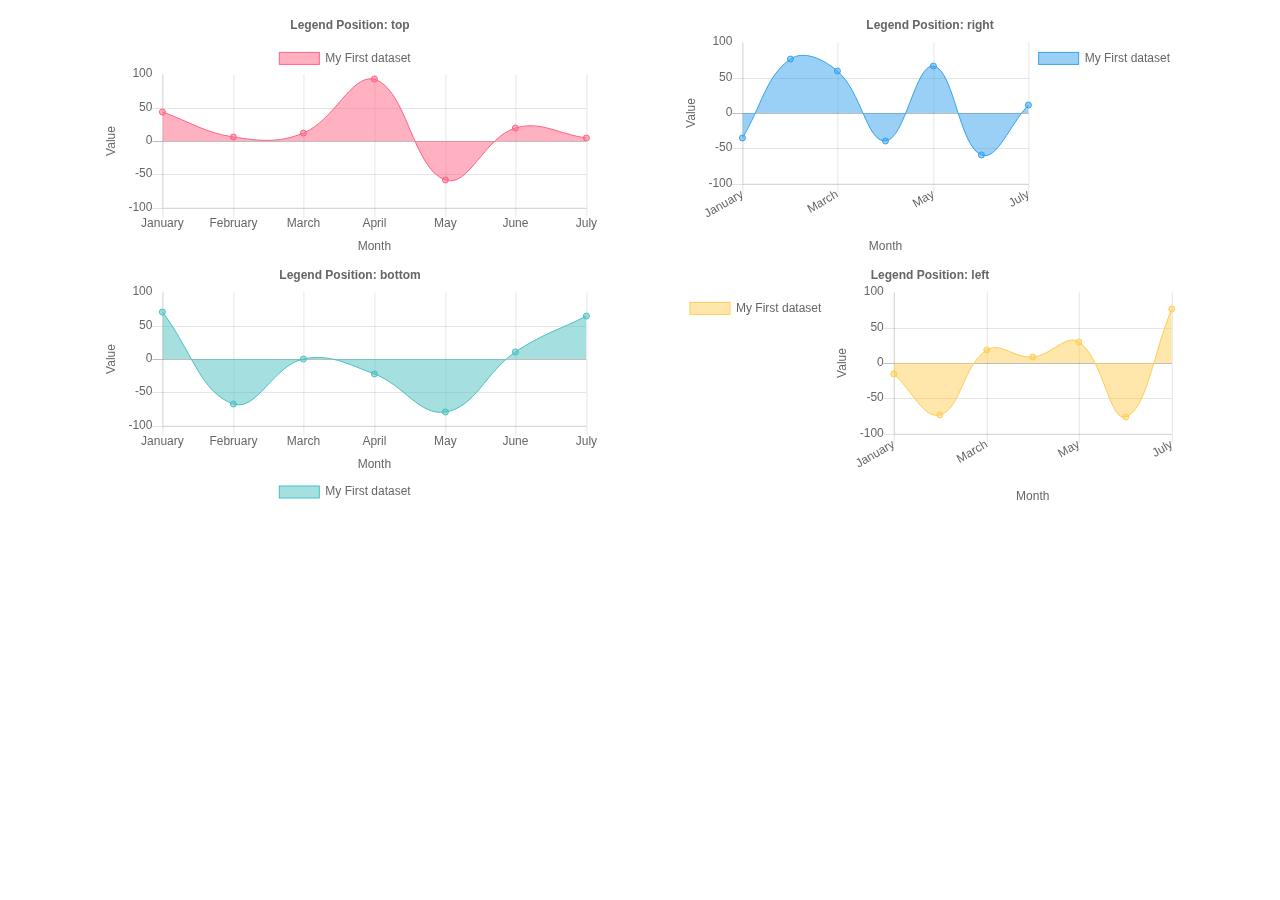
<file: Producto/SGO/SGO/bower_components/chart.js/samples/legend/positioning.html>
<!doctype html>
<html>

<head>
    <title>Legend Positions</title>
    <script src="../../dist/Chart.bundle.js"></script>
    <script src="../utils.js"></script>
    <style>
        canvas {
            -moz-user-select: none;
            -webkit-user-select: none;
            -ms-user-select: none;
        }
        .chart-container {
            width: 500px;
            margin-left: 40px;
            margin-right: 40px;
        }
        .container {
            display: flex;
            flex-direction: row;
            flex-wrap: wrap;
            justify-content: center;
        }
    </style>
</head>

<body>
    <div class="container">
        <div class="chart-container">
            <canvas id="chart-legend-top"></canvas>
        </div>
        <div class="chart-container">
            <canvas id="chart-legend-right"></canvas>
        </div>
        <div class="chart-container">
            <canvas id="chart-legend-bottom"></canvas>
        </div>
        <div class="chart-container">
            <canvas id="chart-legend-left"></canvas>
        </div>
    </div>
    <script>
        var color = Chart.helpers.color;
        function createConfig(legendPosition, colorName) {
            return {
                type: 'line',
                data: {
                    labels: ["January", "February", "March", "April", "May", "June", "July"],
                    datasets: [{
                        label: "My First dataset",
                        data: [
                            randomScalingFactor(), 
                            randomScalingFactor(), 
                            randomScalingFactor(), 
                            randomScalingFactor(), 
                            randomScalingFactor(), 
                            randomScalingFactor(), 
                            randomScalingFactor()
                        ],
                        backgroundColor: color(window.chartColors[colorName]).alpha(0.5).rgbString(),
                        borderColor: window.chartColors[colorName],
                        borderWidth: 1
                    }]
                },
                options: {
                    responsive: true,
                    legend: {
                        position: legendPosition,
                    },
                    scales: {
                        xAxes: [{
                            display: true,
                            scaleLabel: {
                                display: true,
                                labelString: 'Month'
                            }
                        }],
                        yAxes: [{
                            display: true,
                            scaleLabel: {
                                display: true,
                                labelString: 'Value'
                            }
                        }]
                    },
                    title: {
                        display: true,
                        text: 'Legend Position: ' + legendPosition
                    }
                }
            };
        }

        window.onload = function() {
            [{
                id: 'chart-legend-top',
                legendPosition: 'top',
                color: 'red'
            }, {
                id: 'chart-legend-right',
                legendPosition: 'right',
                color: 'blue'
            }, {
                id: 'chart-legend-bottom',
                legendPosition: 'bottom',
                color: 'green'
            }, {
                id: 'chart-legend-left',
                legendPosition: 'left',
                color: 'yellow'
            }].forEach(function(details) {
                var ctx = document.getElementById(details.id).getContext('2d');
                var config = createConfig(details.legendPosition, details.color);
                new Chart(ctx, config)
            })
        };
    </script>
</body>

</html>
</file>
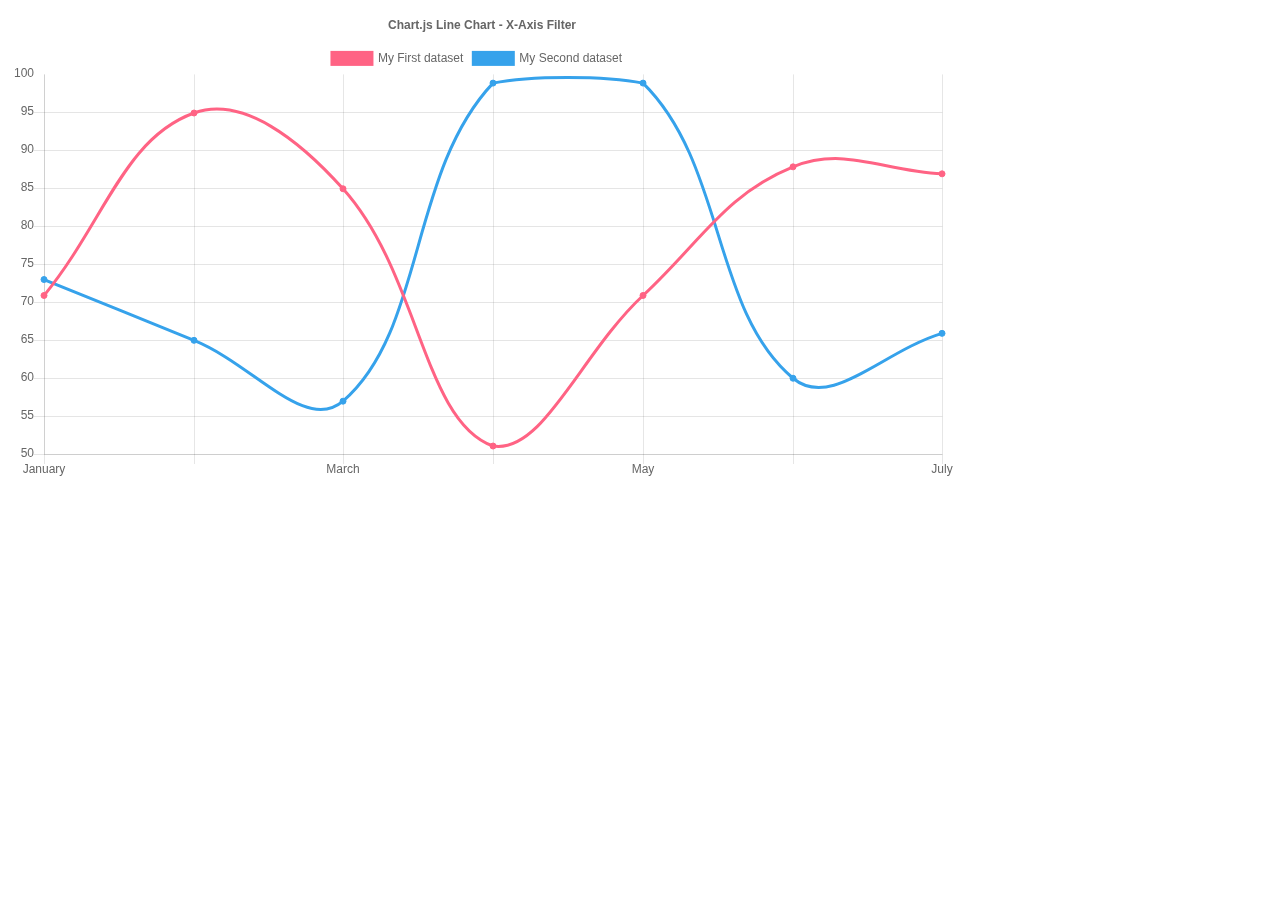
<file: Producto/SGO/SGO/bower_components/chart.js/samples/scales/filtering-labels.html>
<!doctype html>
<html>

<head>
    <title>Chart with xAxis Filtering</title>
    <script src="../../dist/Chart.bundle.js"></script>
    <script src="../utils.js"></script>
    <style>
    canvas {
        -moz-user-select: none;
        -webkit-user-select: none;
        -ms-user-select: none;
    }
    </style>
</head>

<body>
    <div style="width:75%;">
        <canvas id="canvas"></canvas>
    </div>
    <script>
        var MONTHS = ["January", "February", "March", "April", "May", "June", "July", "August", "September", "October", "November", "December"];

        var randomScalingFactor = function() {
            return Math.round(Math.random() * 50 * (Math.random() > 0.5 ? 1 : 1)) + 50;
        };

        var config = {
            type: 'line',
            data: {
                labels: ["January", "February", "March", "April", "May", "June", "July"],
                datasets: [{
                    label: "My First dataset",
                    fill: false,
                    borderColor: window.chartColors.red,
                    backgroundColor: window.chartColors.red,
                    data: [
                        randomScalingFactor(), 
                        randomScalingFactor(), 
                        randomScalingFactor(), 
                        randomScalingFactor(), 
                        randomScalingFactor(), 
                        randomScalingFactor(), 
                        randomScalingFactor()
                    ]
                }, {
                    label: "My Second dataset",
                    fill: false,
                    borderColor: window.chartColors.blue,
                    backgroundColor: window.chartColors.blue,
                    data: [
                        randomScalingFactor(), 
                        randomScalingFactor(), 
                        randomScalingFactor(), 
                        randomScalingFactor(), 
                        randomScalingFactor(), 
                        randomScalingFactor(), 
                        randomScalingFactor()
                    ]
                }]
            },
            options: {
                responsive: true,
                title:{
                    display:true,
                    text:"Chart.js Line Chart - X-Axis Filter"
                },
                scales: {
                    xAxes: [{
                        display: true,
                        ticks: {
                            callback: function(dataLabel, index) {
                                // Hide the label of every 2nd dataset. return null to hide the grid line too
                                return index % 2 === 0 ? dataLabel : '';
                            }
                        }
                    }],
                    yAxes: [{
                        display: true,
                        beginAtZero: false
                    }]
                }
            }
        };

        window.onload = function() {
            var ctx = document.getElementById("canvas").getContext("2d");
            window.myLine = new Chart(ctx, config);
        };
    </script>
</body>

</html>
</file>
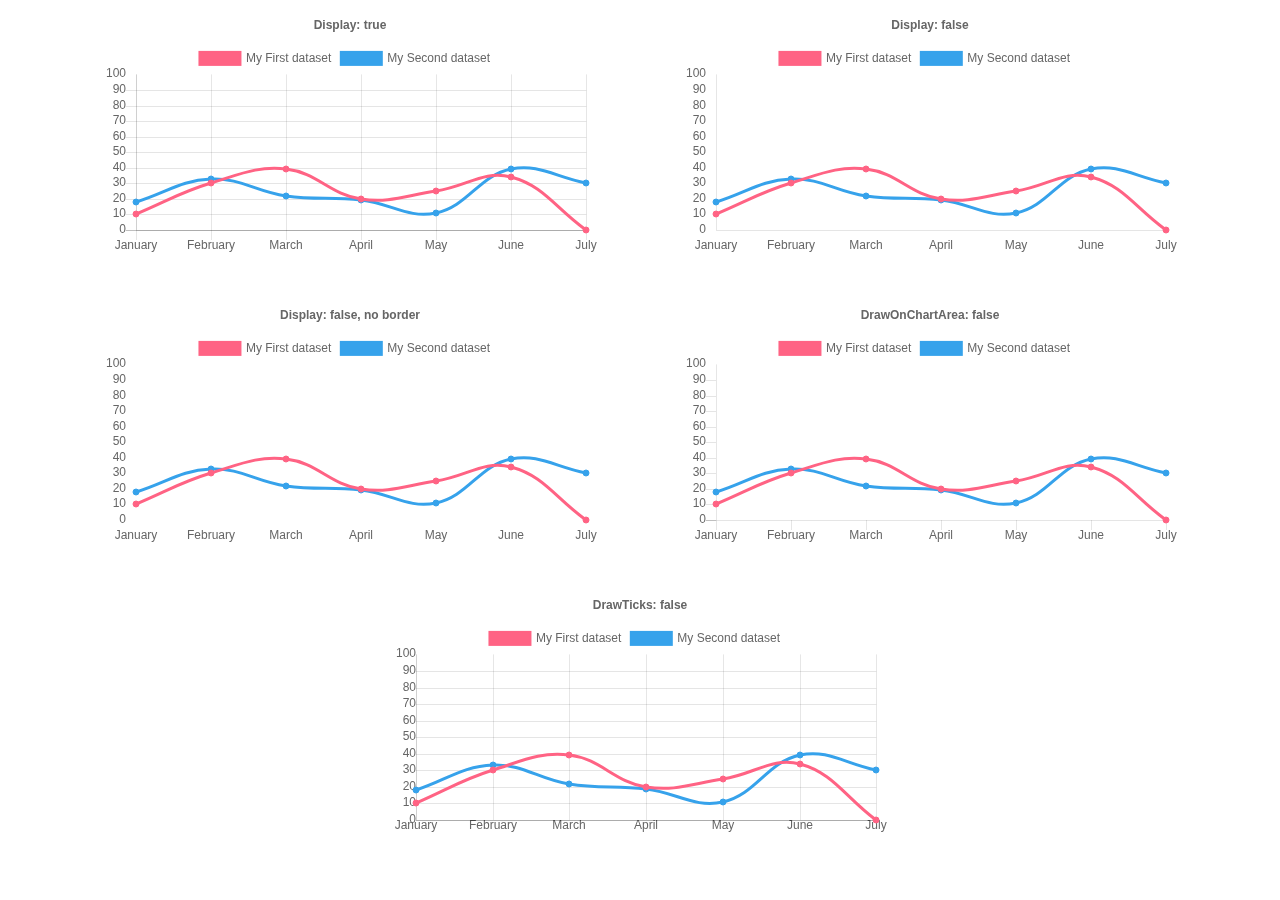
<file: Producto/SGO/SGO/bower_components/chart.js/samples/scales/gridlines-display.html>
<!doctype html>
<html>

<head>
    <title>Suggested Min/Max Settings</title>
    <script src="../../dist/Chart.bundle.js"></script>
    <script src="../utils.js"></script>
    <style>
    canvas{
        -moz-user-select: none;
        -webkit-user-select: none;
        -ms-user-select: none;
    }
    .chart-container {
        width: 500px;
        margin-left: 40px;
        margin-right: 40px;
        margin-bottom: 40px;
    }
    .container {
        display: flex;
        flex-direction: row;
        flex-wrap: wrap;
        justify-content: center;
    }
    </style>
</head>

<body>
    <div class="container"></div>
    <script>
        function createConfig(gridlines, title) {
            return {
                type: 'line',
                data: {
                    labels: ["January", "February", "March", "April", "May", "June", "July"],
                    datasets: [{
                        label: "My First dataset",
                        backgroundColor: window.chartColors.red,
                        borderColor: window.chartColors.red,
                        data: [10, 30, 39, 20, 25, 34, 0],
                        fill: false,
                    }, {
                        label: "My Second dataset",
                        fill: false,
                        backgroundColor: window.chartColors.blue,
                        borderColor: window.chartColors.blue,
                        data: [18, 33, 22, 19, 11, 39, 30],
                    }]
                },
                options: {
                    responsive: true,
                    title:{
                        display: true,
                        text: title
                    },
                    scales: {
                        xAxes: [{
                            gridLines: gridlines
                        }],
                        yAxes: [{
                            gridLines: gridlines,
                            ticks: {
                                min: 0,
                                max: 100,
                                stepSize: 10
                            }
                        }]
                    }
                }
            };
        }

        window.onload = function() {
            var container = document.querySelector('.container');

            [{
                title: 'Display: true',
                gridLines: {
                    display: true
                }
            }, {
                title: 'Display: false',
                gridLines: {
                    display: false
                }
            }, {
                title: 'Display: false, no border',
                gridLines: {
                    display: false,
                    drawBorder: false
                }
            }, {
                title: 'DrawOnChartArea: false',
                gridLines: {
                    display: true,
                    drawBorder: true,
                    drawOnChartArea: false,
                }
            }, {
                title: 'DrawTicks: false',
                gridLines: {
                    display: true,
                    drawBorder: true,
                    drawOnChartArea: true,
                    drawTicks: false,
                }
            }].forEach(function(details) {
                var div = document.createElement('div');
                div.classList.add('chart-container');

                var canvas = document.createElement('canvas');
                div.appendChild(canvas);
                container.appendChild(div);

                var ctx = canvas.getContext('2d');
                var config = createConfig(details.gridLines, details.title);
                new Chart(ctx, config);
            });
        };
    </script>
</body>

</html>
</file>
<file: Producto/SGO/SGO/bower_components/chart.js/samples/style.css>
@import url('https://maxcdn.bootstrapcdn.com/font-awesome/4.7.0/css/font-awesome.min.css');
@import url('https://fonts.googleapis.com/css?family=Lato:100,300,400,700,900');

body, html {
	color: #333538;
	font-family: 'Lato', sans-serif;
	line-height: 1.6;
	padding: 0;
	margin: 0;
}

a {
	color: #f27173;
	text-decoration: none;
}

a:hover {
	color: #e25f5f;
	text-decoration: underline;
}

.content {
	max-width: 800px;
	margin: auto;
	padding: 16px 32px;
}

.header {
	text-align: center;
	padding: 32px 0;
}

.wrapper {
	min-height: 400px;
	padding: 16px 0;
	position: relative;
}

.wrapper.col-2 {
	display: inline-block;
	min-height: 256px;
	width: 49%;
}

@media (max-width: 400px) {
	.wrapper.col-2 {
		width: 100%
	}
}

.wrapper canvas {
	-moz-user-select: none;
	-webkit-user-select: none;
	-ms-user-select: none;
}

.toolbar {
	display: flex;
}

.toolbar > * {
	margin: 0 8px 0 0;
}

.btn {
	background-color: #aaa;
	border-radius: 4px;
	color: white;
	padding: 0.25rem 0.75rem;
}

.btn .fa {
	font-size: 1rem;
}

.btn:hover {
	background-color: #888;
	color: white;
	text-decoration: none;
}

.btn-chartjs { background-color: #f27173; }
.btn-chartjs:hover { background-color: #e25f5f; }
.btn-docs:hover { background-color: #2793db; }
.btn-docs { background-color: #36A2EB; }
.btn-docs:hover { background-color: #2793db; }
.btn-gh { background-color: #444; }
.btn-gh:hover { background-color: #333; }

.btn-on {
	border-style: inset;
}

.chartjs-title {
	font-size: 2rem;
	font-weight: 600;
	white-space: nowrap;
}

.chartjs-title::before {
	background-image: url(logo.svg);
	background-position: left center;
	background-repeat: no-repeat;
	background-size: 40px;
	content: 'Chart.js | ';
	color: #f27173;
	font-weight: 600;
	padding-left: 48px;
}

.chartjs-caption {
	font-size: 1.2rem;
}

.chartjs-links {
	display: flex;
	justify-content: center;
	padding: 8px 0;
}

.chartjs-links a {
	align-items: center;
	display: flex;
	font-size: 0.9rem;
	margin: 0.2rem;
}

.chartjs-links .fa:before {
	margin-right: 0.5em;
}

.samples-category {
	display: inline-block;
	margin-bottom: 32px;
	vertical-align: top;
	width: 25%;
}

.samples-category > .title {
	color: #aaa;
	font-weight: 300;
	font-size: 1.5rem;
}

.samples-category:hover > .title {
	color: black;
}

.samples-category > .items {
	padding: 8px 0;
}

.samples-entry {
	padding: 0 0 4px 0;
}

.samples-entry > .title {
	font-weight: 700;
}

@media (max-width: 640px) {
	.samples-category { width: 33%; }
}

@media (max-width: 512px) {
	.samples-category { width: 50%; }
}

@media (max-width: 420px) {
	.chartjs-caption { font-size: 1.05rem; }
	.chartjs-title::before { content: ''; }
	.chartjs-links a { flex-direction: column; }
	.chartjs-links .fa { margin: 0 }
	.samples-category { width: 100%; }
}

.analyser table {
	color: #333;
	font-size: 0.9rem;
	margin: 8px 0;
	width: 100%
}

.analyser th {
	background-color: #f0f0f0;
	padding: 2px;
}

.analyser td {
	padding: 2px;
	text-align: center;
}
</file>
